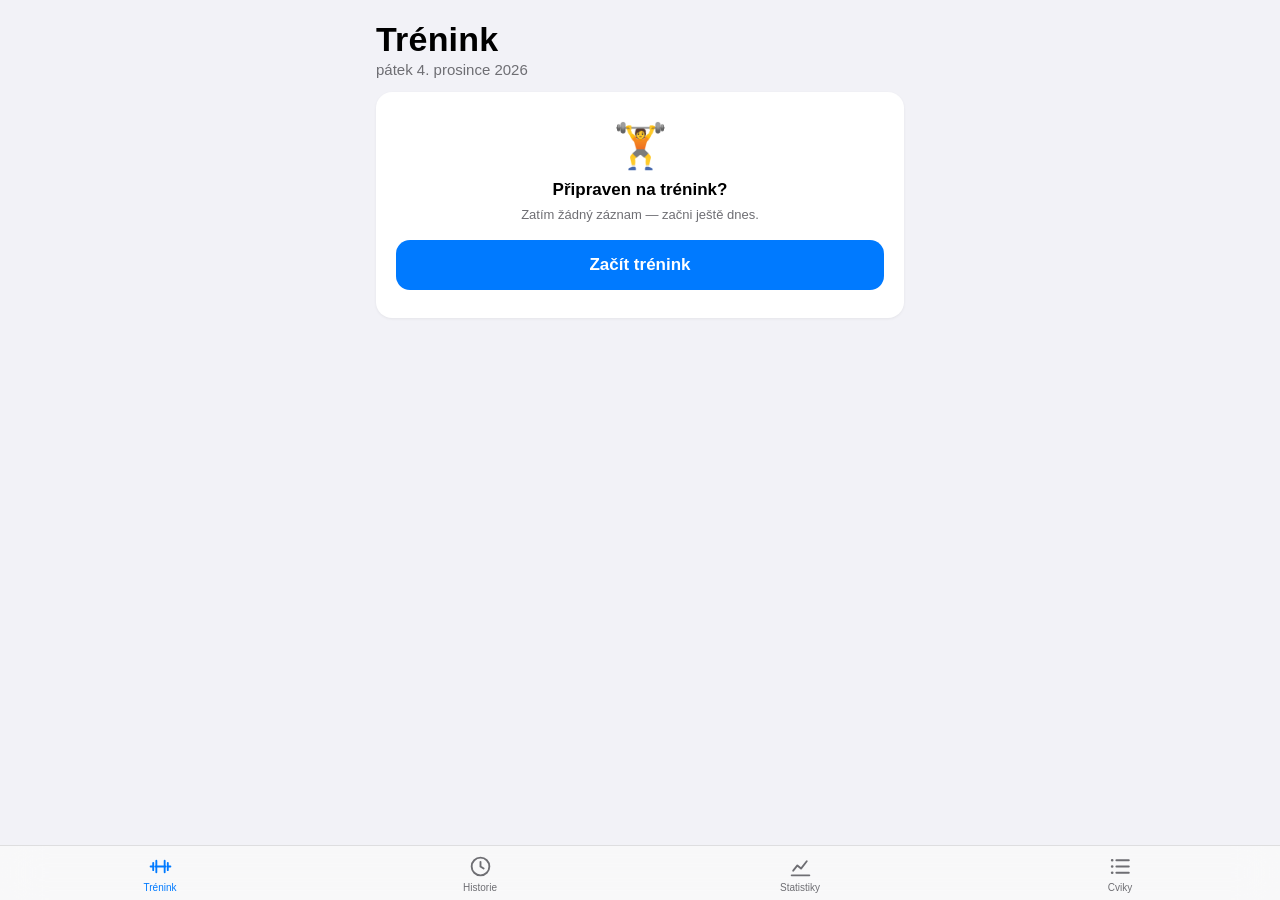
<file: index.html>
<!DOCTYPE html>
<html lang="cs">
<head>
  <meta charset="utf-8">
  <meta name="viewport" content="width=device-width, initial-scale=1, viewport-fit=cover, user-scalable=no">
  <title>Posilka</title>

  <!-- PWA -->
  <link rel="manifest" href="manifest.webmanifest">
  <meta name="theme-color" media="(prefers-color-scheme: light)" content="#F2F2F7">
  <meta name="theme-color" media="(prefers-color-scheme: dark)" content="#000000">

  <!-- iOS -->
  <meta name="apple-mobile-web-app-capable" content="yes">
  <meta name="mobile-web-app-capable" content="yes">
  <meta name="apple-mobile-web-app-status-bar-style" content="black-translucent">
  <meta name="apple-mobile-web-app-title" content="Posilka">
  <link rel="apple-touch-icon" href="icons/icon-180.png">
  <link rel="icon" href="icons/icon-192.png">

  <link rel="stylesheet" href="styles.css">
</head>
<body>
  <main id="view"></main>

  <!-- Stopky mezi sériemi -->
  <div id="timerbar" class="timerbar" hidden>
    <div class="timerbar-progress" id="timer-progress"></div>
    <div class="timerbar-inner">
      <span class="timerbar-label">Pauza</span>
      <span class="timerbar-time" id="timer-time">1:30</span>
      <button class="timerbar-btn" data-action="rest-add">+15 s</button>
      <button class="timerbar-btn" data-action="rest-stop" aria-label="Zrušit pauzu">✕</button>
    </div>
  </div>

  <!-- Spodní navigace -->
  <nav class="tabbar">
    <button class="tab active" data-tab="train">
      <svg viewBox="0 0 24 24" fill="none" stroke="currentColor" stroke-width="1.8" stroke-linecap="round">
        <path d="M7 12h10M5 8.5v7M8 6.5v11M16 6.5v11M19 8.5v7M2.5 12H5M19 12h2.5"/>
      </svg>
      <span>Trénink</span>
    </button>
    <button class="tab" data-tab="history">
      <svg viewBox="0 0 24 24" fill="none" stroke="currentColor" stroke-width="1.8" stroke-linecap="round">
        <circle cx="12" cy="12" r="8.5"/><path d="M12 7.5V12l3 2"/>
      </svg>
      <span>Historie</span>
    </button>
    <button class="tab" data-tab="stats">
      <svg viewBox="0 0 24 24" fill="none" stroke="currentColor" stroke-width="1.8" stroke-linecap="round" stroke-linejoin="round">
        <path d="M3.5 20.5h17M5 16l4-5 3.5 3 5.5-7"/>
      </svg>
      <span>Statistiky</span>
    </button>
    <button class="tab" data-tab="exercises">
      <svg viewBox="0 0 24 24" fill="none" stroke="currentColor" stroke-width="1.8" stroke-linecap="round">
        <path d="M8 6h12M8 12h12M8 18h12"/>
        <path d="M4 6h.01M4 12h.01M4 18h.01" stroke-width="2.6"/>
      </svg>
      <span>Cviky</span>
    </button>
  </nav>

  <!-- Bottom sheet -->
  <div id="sheet" class="sheet-backdrop" hidden>
    <div class="sheet" id="sheet-body" role="dialog" aria-modal="true"></div>
  </div>

  <input type="file" id="import-file" accept="application/json,.json" hidden>

  <script src="app.js"></script>
</body>
</html>
</file>
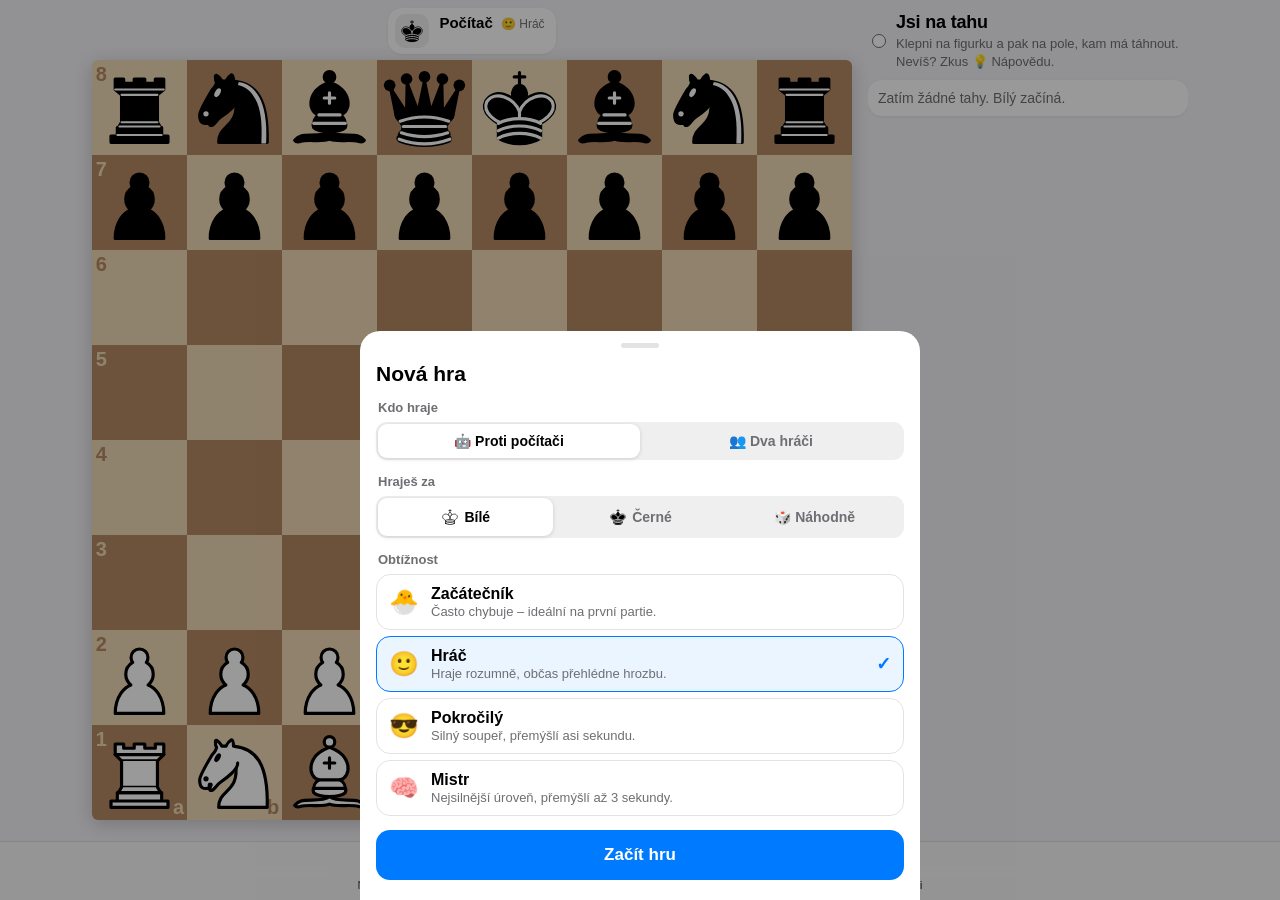
<file: sachy/index.html>
<!DOCTYPE html>
<html lang="cs">
<head>
  <meta charset="utf-8">
  <meta name="viewport" content="width=device-width, initial-scale=1, viewport-fit=cover, user-scalable=no">
  <title>Šachy</title>
  <meta name="description" content="Šachy pro jednoho i dva hráče – offline, s výkladem pravidel a nápovědou">

  <!-- PWA -->
  <link rel="manifest" href="manifest.webmanifest">
  <meta name="theme-color" media="(prefers-color-scheme: light)" content="#F2F2F7">
  <meta name="theme-color" media="(prefers-color-scheme: dark)" content="#000000">

  <!-- iOS -->
  <meta name="apple-mobile-web-app-capable" content="yes">
  <meta name="mobile-web-app-capable" content="yes">
  <meta name="apple-mobile-web-app-status-bar-style" content="black-translucent">
  <meta name="apple-mobile-web-app-title" content="Šachy">
  <meta name="format-detection" content="telephone=no">
  <link rel="apple-touch-icon" href="icons/icon-180.png">
  <link rel="icon" href="icons/icon-192.png">

  <link rel="stylesheet" href="styles.css">
</head>
<body>
  <div class="app">
    <section class="player" id="player-top"></section>

    <div class="board-wrap">
      <div class="board" id="board" aria-label="Šachovnice"></div>
      <svg class="arrows" id="arrows" viewBox="0 0 8 8" aria-hidden="true"></svg>
    </div>

    <section class="player" id="player-bottom"></section>

    <main class="info" id="info"></main>
  </div>

  <!-- Nápověda -->
  <div class="hint-panel" id="hint-panel" hidden></div>

  <!-- Spodní lišta -->
  <nav class="toolbar">
    <button class="tool" data-action="open-new-game">
      <svg viewBox="0 0 24 24" fill="none" stroke="currentColor" stroke-width="1.9" stroke-linecap="round">
        <circle cx="12" cy="12" r="8.5"/><path d="M12 8v8M8 12h8"/>
      </svg>
      <span>Nová hra</span>
    </button>
    <button class="tool" data-action="undo" id="btn-undo">
      <svg viewBox="0 0 24 24" fill="none" stroke="currentColor" stroke-width="1.9" stroke-linecap="round" stroke-linejoin="round">
        <path d="M9 14L4 9l5-5"/><path d="M4 9h10.5a5.5 5.5 0 0 1 0 11H11"/>
      </svg>
      <span>Zpět</span>
    </button>
    <button class="tool tool-hint" data-action="hint" id="btn-hint">
      <span class="hint-bubble">
        <svg viewBox="0 0 24 24" fill="none" stroke="currentColor" stroke-width="1.9" stroke-linecap="round" stroke-linejoin="round">
          <path d="M9 18h6M10 21h4"/><path d="M12 3a6 6 0 0 0-3.6 10.8c.7.6 1.1 1.3 1.1 2.2h5c0-.9.4-1.6 1.1-2.2A6 6 0 0 0 12 3z"/>
        </svg>
      </span>
      <span>Nápověda</span>
    </button>
    <button class="tool" data-action="open-rules">
      <svg viewBox="0 0 24 24" fill="none" stroke="currentColor" stroke-width="1.9" stroke-linecap="round" stroke-linejoin="round">
        <path d="M4 5.5A2.5 2.5 0 0 1 6.5 3H20v15H6.5A2.5 2.5 0 0 0 4 20.5z"/><path d="M4 20.5A2.5 2.5 0 0 0 6.5 23H20v-5"/><path d="M9 8h7M9 11.5h5"/>
      </svg>
      <span>Pravidla</span>
    </button>
    <button class="tool" data-action="open-options">
      <svg viewBox="0 0 24 24" fill="none" stroke="currentColor" stroke-width="1.9" stroke-linecap="round">
        <path d="M4 7h10M18 7h2M4 17h2M10 17h10"/><circle cx="16" cy="7" r="2"/><circle cx="8" cy="17" r="2"/>
      </svg>
      <span>Možnosti</span>
    </button>
  </nav>

  <!-- Pravidla -->
  <div class="page" id="rules" hidden role="dialog" aria-modal="true" aria-labelledby="rules-title">
    <header class="page-head">
      <h2 id="rules-title">Pravidla šachu</h2>
      <button class="page-done" data-action="close-rules">Hotovo</button>
    </header>
    <nav class="toc" id="rules-toc"></nav>
    <div class="page-body" id="rules-body"></div>
  </div>

  <!-- Bottom sheet -->
  <div id="sheet" class="sheet-backdrop" hidden>
    <div class="sheet" id="sheet-body" role="dialog" aria-modal="true"></div>
  </div>

  <script src="engine.js"></script>
  <script src="pieces.js"></script>
  <script src="rules.js"></script>
  <script src="app.js"></script>
</body>
</html>
</file>
<file: styles.css>
/* ===== Posilka — iOS vzhled ===== */

:root {
  --bg: #F2F2F7;
  --card: #FFFFFF;
  --text: #000000;
  --text2: #6E6E73;
  --sep: rgba(60, 60, 67, 0.14);
  --fill: rgba(120, 120, 128, 0.12);
  --accent: #007AFF;
  --green: #34C759;
  --red: #FF3B30;
  --orange: #FF9500;
  --tabbar-bg: rgba(249, 249, 249, 0.85);
  --shadow: 0 1px 3px rgba(0, 0, 0, 0.06);
}

@media (prefers-color-scheme: dark) {
  :root {
    --bg: #000000;
    --card: #1C1C1E;
    --text: #FFFFFF;
    --text2: #98989F;
    --sep: rgba(84, 84, 88, 0.45);
    --fill: rgba(120, 120, 128, 0.22);
    --accent: #0A84FF;
    --green: #30D158;
    --red: #FF453A;
    --orange: #FF9F0A;
    --tabbar-bg: rgba(18, 18, 20, 0.85);
    --shadow: none;
  }
}

* { box-sizing: border-box; }

html {
  -webkit-text-size-adjust: 100%;
}

body {
  margin: 0;
  font-family: -apple-system, BlinkMacSystemFont, "SF Pro Text", "Segoe UI", Roboto, sans-serif;
  background: var(--bg);
  color: var(--text);
  -webkit-tap-highlight-color: transparent;
  -webkit-user-select: none;
  user-select: none;
  overscroll-behavior-y: none;
}

input, textarea { -webkit-user-select: auto; user-select: auto; }

main {
  padding: calc(env(safe-area-inset-top) + 14px) 16px calc(env(safe-area-inset-bottom) + 150px);
  max-width: 560px;
  margin: 0 auto;
}

h1 {
  font-size: 34px;
  font-weight: 800;
  letter-spacing: 0.2px;
  margin: 6px 0 0;
}

.subtitle {
  color: var(--text2);
  font-size: 15px;
  margin: 2px 0 14px;
}

h2 {
  font-size: 20px;
  font-weight: 700;
  margin: 22px 4px 8px;
}

h3 { font-size: 17px; font-weight: 700; margin: 0; }

/* ===== Karty ===== */
.card {
  background: var(--card);
  border-radius: 16px;
  padding: 16px;
  margin: 12px 0;
  box-shadow: var(--shadow);
}

.card.tappable { cursor: pointer; transition: transform 0.12s ease, opacity 0.12s ease; }
.card.tappable:active { transform: scale(0.98); opacity: 0.85; }

/* ===== Tlačítka ===== */
button { font-family: inherit; cursor: pointer; color: inherit; }

.btn {
  display: block;
  width: 100%;
  border: none;
  border-radius: 14px;
  padding: 15px;
  font-size: 17px;
  font-weight: 600;
  background: var(--accent);
  color: #fff;
  transition: transform 0.12s ease, opacity 0.12s ease;
}

.btn:active { transform: scale(0.97); opacity: 0.85; }

.btn.secondary { background: var(--fill); color: var(--accent); }
.btn.destructive { background: var(--fill); color: var(--red); }
.btn.ghost { background: none; color: var(--accent); font-weight: 600; padding: 12px; }

.btn + .btn { margin-top: 10px; }

.icon-btn {
  background: none;
  border: none;
  padding: 8px;
  color: var(--text2);
  font-size: 17px;
  line-height: 1;
  border-radius: 10px;
}
.icon-btn:active { background: var(--fill); }

/* ===== Instalační banner (iOS) ===== */
.install-banner {
  display: flex;
  align-items: flex-start;
  gap: 12px;
  background: var(--card);
  border: 1px solid var(--sep);
  border-radius: 16px;
  padding: 14px;
  margin: 12px 0;
}
.install-banner .emoji { font-size: 26px; line-height: 1.2; }
.install-banner p { margin: 0; font-size: 14px; line-height: 1.45; }
.install-banner p b { font-weight: 650; }
.install-banner .icon-btn { margin: -4px -6px 0 0; }

/* ===== Záznam tréninku ===== */
.entry-head {
  display: flex;
  align-items: center;
  justify-content: space-between;
  gap: 8px;
  margin-bottom: 4px;
}

.hint {
  font-size: 13px;
  color: var(--text2);
  margin: 0 0 12px;
  line-height: 1.4;
}
.hint .up { color: var(--green); font-weight: 650; }

.set-row {
  display: flex;
  align-items: center;
  gap: 8px;
  padding: 7px 0;
  border-top: 0.5px solid var(--sep);
}
.set-row:first-of-type { border-top: none; }

.set-row.done .set-num { background: var(--green); color: #fff; }

.set-num {
  flex: none;
  width: 26px;
  height: 26px;
  border-radius: 50%;
  background: var(--fill);
  color: var(--text2);
  font-size: 13px;
  font-weight: 700;
  display: flex;
  align-items: center;
  justify-content: center;
}

.set-row input {
  width: 66px;
  font-size: 17px;
  font-weight: 600;
  padding: 10px 4px;
  border: none;
  border-radius: 10px;
  background: var(--fill);
  color: var(--text);
  text-align: center;
  -moz-appearance: textfield;
  appearance: textfield;
}
.set-row input::-webkit-outer-spin-button,
.set-row input::-webkit-inner-spin-button { -webkit-appearance: none; margin: 0; }
.set-row input:focus { outline: 2px solid var(--accent); }

.set-unit { font-size: 13px; color: var(--text2); flex: none; }
.set-x { color: var(--text2); font-size: 14px; }

.check {
  flex: none;
  margin-left: auto;
  width: 44px;
  height: 44px;
  border-radius: 50%;
  border: 2px solid var(--sep);
  background: transparent;
  color: transparent;
  font-size: 19px;
  font-weight: 700;
  transition: all 0.15s ease;
}
.check.done {
  background: var(--green);
  border-color: var(--green);
  color: #fff;
}
.check:active { transform: scale(0.9); }

.row-actions { display: flex; gap: 8px; margin-top: 10px; }
.small-btn {
  flex: 1;
  border: none;
  border-radius: 10px;
  background: var(--fill);
  color: var(--accent);
  font-size: 14px;
  font-weight: 600;
  padding: 9px;
}
.small-btn.muted { color: var(--text2); }

/* ===== Stopky ===== */
.timerbar {
  position: fixed;
  left: 14px;
  right: 14px;
  bottom: calc(env(safe-area-inset-bottom) + 72px);
  background: var(--accent);
  border-radius: 16px;
  overflow: hidden;
  color: #fff;
  z-index: 40;
  box-shadow: 0 6px 20px rgba(0, 0, 0, 0.25);
  max-width: 560px;
  margin: 0 auto;
}

.timerbar-progress {
  position: absolute;
  inset: 0;
  background: rgba(255, 255, 255, 0.22);
  transform-origin: left;
  transition: transform 0.25s linear;
}

.timerbar-inner {
  position: relative;
  display: flex;
  align-items: center;
  gap: 10px;
  padding: 10px 14px;
}

.timerbar-label { font-size: 13px; font-weight: 600; opacity: 0.85; }
.timerbar-time {
  font-size: 24px;
  font-weight: 800;
  font-variant-numeric: tabular-nums;
  flex: 1;
}
.timerbar-btn {
  border: none;
  background: rgba(255, 255, 255, 0.25);
  color: #fff;
  font-size: 14px;
  font-weight: 700;
  border-radius: 10px;
  padding: 9px 12px;
  min-width: 44px;
}

/* ===== Spodní navigace ===== */
.tabbar {
  position: fixed;
  bottom: 0;
  left: 0;
  right: 0;
  display: flex;
  backdrop-filter: blur(20px) saturate(1.6);
  -webkit-backdrop-filter: blur(20px) saturate(1.6);
  background: var(--tabbar-bg);
  border-top: 0.5px solid var(--sep);
  padding-bottom: env(safe-area-inset-bottom);
  z-index: 30;
}

.tab {
  flex: 1;
  background: none;
  border: none;
  padding: 8px 0 7px;
  color: var(--text2);
  font-size: 10px;
  font-weight: 500;
  display: flex;
  flex-direction: column;
  align-items: center;
  gap: 3px;
}
.tab svg { width: 25px; height: 25px; }
.tab.active { color: var(--accent); }

/* ===== Bottom sheet ===== */
.sheet-backdrop {
  position: fixed;
  inset: 0;
  background: rgba(0, 0, 0, 0.4);
  z-index: 50;
  opacity: 0;
  transition: opacity 0.25s ease;
}
.sheet-backdrop.open { opacity: 1; }

.sheet {
  position: absolute;
  left: 0;
  right: 0;
  bottom: 0;
  max-width: 560px;
  margin: 0 auto;
  background: var(--card);
  border-radius: 20px 20px 0 0;
  padding: 10px 16px calc(env(safe-area-inset-bottom) + 20px);
  max-height: 82vh;
  overflow-y: auto;
  transform: translateY(100%);
  transition: transform 0.3s cubic-bezier(0.32, 0.72, 0.35, 1);
}
.sheet-backdrop.open .sheet { transform: none; }

.sheet::before {
  content: "";
  display: block;
  width: 38px;
  height: 5px;
  border-radius: 3px;
  background: var(--sep);
  margin: 2px auto 14px;
}

.sheet h3 { font-size: 20px; margin-bottom: 12px; }

.sheet-list-item {
  display: flex;
  align-items: center;
  gap: 10px;
  width: 100%;
  text-align: left;
  background: none;
  border: none;
  border-top: 0.5px solid var(--sep);
  padding: 13px 4px;
  font-size: 17px;
}
.sheet-list-item:first-of-type { border-top: none; }
.sheet-list-item:active { background: var(--fill); }
.sheet-list-item .name { flex: 1; font-weight: 600; }
.sheet-list-item .badge { font-size: 13px; color: var(--text2); }
.sheet-list-item .sugg {
  font-size: 14px;
  font-weight: 650;
  color: var(--accent);
  background: var(--fill);
  border-radius: 8px;
  padding: 4px 8px;
}
.sheet-list-item .sugg.up { color: var(--green); }

/* ===== Formuláře ===== */
.form-row { margin: 12px 0; }
.form-row label {
  display: block;
  font-size: 13px;
  font-weight: 600;
  color: var(--text2);
  margin-bottom: 6px;
}
.form-row input[type="text"],
.form-row input[type="number"] {
  width: 100%;
  font-size: 17px;
  padding: 12px;
  border: none;
  border-radius: 12px;
  background: var(--fill);
  color: var(--text);
}
.form-row input:focus { outline: 2px solid var(--accent); }

.segmented {
  display: flex;
  background: var(--fill);
  border-radius: 10px;
  padding: 2px;
}
.segmented button {
  flex: 1;
  border: none;
  background: none;
  border-radius: 8px;
  padding: 9px;
  font-size: 14px;
  font-weight: 600;
  color: var(--text2);
}
.segmented button.active {
  background: var(--card);
  color: var(--text);
  box-shadow: 0 1px 4px rgba(0, 0, 0, 0.12);
}

.form-cols { display: flex; gap: 10px; }
.form-cols .form-row { flex: 1; }

/* ===== Historie ===== */
.history-date { font-size: 15px; font-weight: 700; }
.history-meta { font-size: 13px; color: var(--text2); margin-top: 2px; }
.history-lines { margin: 10px 0 0; padding: 0; list-style: none; }
.history-lines li {
  display: flex;
  justify-content: space-between;
  gap: 10px;
  font-size: 14px;
  padding: 6px 0;
  border-top: 0.5px solid var(--sep);
}
.history-lines .w { font-weight: 650; font-variant-numeric: tabular-nums; white-space: nowrap; }

.empty {
  text-align: center;
  color: var(--text2);
  padding: 44px 20px;
  font-size: 15px;
  line-height: 1.5;
}
.empty .big { font-size: 42px; display: block; margin-bottom: 10px; }

/* ===== Statistiky ===== */
.chips {
  display: flex;
  gap: 8px;
  overflow-x: auto;
  padding: 4px 2px 10px;
  -webkit-overflow-scrolling: touch;
  scrollbar-width: none;
}
.chips::-webkit-scrollbar { display: none; }
.chip {
  flex: none;
  border: none;
  border-radius: 100px;
  padding: 9px 15px;
  font-size: 14px;
  font-weight: 600;
  background: var(--card);
  color: var(--text);
  box-shadow: var(--shadow);
}
.chip.active { background: var(--accent); color: #fff; }

.stat-tiles { display: flex; gap: 10px; margin: 12px 0; }
.stat-tile {
  flex: 1;
  background: var(--card);
  border-radius: 16px;
  padding: 13px 8px;
  text-align: center;
  box-shadow: var(--shadow);
}
.stat-tile .v { font-size: 19px; font-weight: 800; font-variant-numeric: tabular-nums; }
.stat-tile .l { font-size: 11px; color: var(--text2); margin-top: 2px; font-weight: 500; }

.chart-wrap { margin: 4px -4px 0; }
.chart-wrap svg { width: 100%; height: auto; display: block; }
.chart-caption {
  text-align: center;
  font-size: 13px;
  color: var(--text2);
  margin-top: 6px;
  min-height: 18px;
  font-variant-numeric: tabular-nums;
}

/* ===== Cviky ===== */
.ex-row {
  display: flex;
  align-items: center;
  gap: 12px;
  width: 100%;
  text-align: left;
  background: var(--card);
  border: none;
  border-radius: 16px;
  padding: 14px 16px;
  margin: 8px 0;
  font-size: 17px;
  box-shadow: var(--shadow);
}
.ex-row:active { opacity: 0.8; }
.ex-row .name { flex: 1; font-weight: 600; }
.ex-row .meta { font-size: 13px; color: var(--text2); text-align: right; line-height: 1.4; }
.ex-row .chevron { color: var(--sep); font-size: 20px; font-weight: 600; }

.badge-group {
  display: inline-block;
  font-size: 11px;
  font-weight: 700;
  border-radius: 6px;
  padding: 2px 6px;
  background: var(--fill);
  color: var(--text2);
  vertical-align: 2px;
  margin-left: 6px;
}

.settings-row {
  display: flex;
  align-items: center;
  justify-content: space-between;
  gap: 12px;
  padding: 12px 0;
  border-top: 0.5px solid var(--sep);
  font-size: 16px;
}
.settings-row:first-child { border-top: none; }
.settings-row input {
  width: 76px;
  font-size: 16px;
  font-weight: 600;
  padding: 8px;
  border: none;
  border-radius: 10px;
  background: var(--fill);
  color: var(--text);
  text-align: center;
}
.settings-row .desc { font-size: 12px; color: var(--text2); display: block; margin-top: 2px; }
</file>
<file: sachy/styles.css>
/* ===== Šachy — iOS vzhled ===== */

:root {
  --bg: #F2F2F7;
  --card: #FFFFFF;
  --text: #000000;
  --text2: #6E6E73;
  --sep: rgba(60, 60, 67, 0.14);
  --fill: rgba(120, 120, 128, 0.12);
  --accent: #007AFF;
  --green: #34C759;
  --red: #FF3B30;
  --orange: #FF9500;
  --yellow: #FFCC00;
  --bar-bg: rgba(249, 249, 249, 0.86);
  --shadow: 0 1px 3px rgba(0, 0, 0, 0.06);

  /* šachovnice */
  --sq-light: #F0D9B5;
  --sq-dark: #B58863;
  --hl-last: rgba(255, 210, 0, 0.42);
  --hl-sel: rgba(20, 110, 50, 0.48);
  --dot: rgba(20, 90, 40, 0.42);
  --hint: #0A7BFF;

  --toolbar-h: 58px;
  --gap: 6px;
  /* šachovnice se vejde na šířku i výšku displeje */
  --board-size: min(calc(100vw - 12px), calc(100vh - 300px), 640px);
}

@supports (height: 100dvh) {
  :root {
    --board-size: min(calc(100vw - 12px),
      calc(100dvh - 300px - env(safe-area-inset-top) - env(safe-area-inset-bottom)), 640px);
  }
}

@media (prefers-color-scheme: dark) {
  :root {
    --bg: #000000;
    --card: #1C1C1E;
    --text: #FFFFFF;
    --text2: #98989F;
    --sep: rgba(84, 84, 88, 0.5);
    --fill: rgba(120, 120, 128, 0.24);
    --accent: #0A84FF;
    --green: #30D158;
    --red: #FF453A;
    --orange: #FF9F0A;
    --yellow: #FFD60A;
    --bar-bg: rgba(22, 22, 24, 0.86);
    --shadow: none;
  }
}

[data-board="green"] { --sq-light: #EEEED2; --sq-dark: #769656; }
[data-board="blue"] { --sq-light: #DEE3E6; --sq-dark: #8CA2AD; }
[data-board="gray"] { --sq-light: #E8E8E8; --sq-dark: #A3A3A3; }

* { box-sizing: border-box; }

html {
  -webkit-text-size-adjust: 100%;
  height: 100%;
}

body {
  margin: 0;
  height: 100%;
  font-family: -apple-system, BlinkMacSystemFont, "SF Pro Text", "Segoe UI", Roboto, sans-serif;
  background: var(--bg);
  color: var(--text);
  -webkit-tap-highlight-color: transparent;
  -webkit-user-select: none;
  user-select: none;
  -webkit-touch-callout: none;
  overscroll-behavior: none;
  overflow: hidden;
}

button { font-family: inherit; cursor: pointer; color: inherit; }
button:disabled { cursor: default; }

/* ===== Rozvržení ===== */
.app {
  height: 100%;
  display: flex;
  flex-direction: column;
  gap: var(--gap);
  padding: calc(env(safe-area-inset-top) + 8px) 6px calc(env(safe-area-inset-bottom) + var(--toolbar-h) + 6px);
  max-width: 660px;
  margin: 0 auto;
}

/* ===== Hráči ===== */
.player {
  flex: none;
  display: flex;
  align-items: center;
  gap: 10px;
  height: 46px;
  padding: 0 10px 0 6px;
  border-radius: 14px;
  background: var(--card);
  box-shadow: var(--shadow);
  width: var(--board-size);
  margin: 0 auto;
  border: 1.5px solid transparent;
  transition: border-color 0.2s ease;
}
.player.active { border-color: var(--accent); }

.avatar {
  flex: none;
  width: 34px;
  height: 34px;
  border-radius: 10px;
  display: flex;
  align-items: center;
  justify-content: center;
  background: var(--fill);
}
.avatar .mini-pc { width: 28px; height: 28px; }

.pinfo { flex: 1; min-width: 0; }
.pname { font-size: 15px; font-weight: 700; white-space: nowrap; overflow: hidden; text-overflow: ellipsis; }
.psub { font-size: 12px; font-weight: 500; color: var(--text2); margin-left: 4px; }

.captured {
  display: flex;
  align-items: center;
  height: 16px;
  margin-top: 1px;
  overflow: hidden;
}
.captured .mini-pc { width: 16px; height: 16px; margin-right: -5px; }
.captured .adv { font-size: 12px; font-weight: 700; color: var(--text2); margin-left: 9px; }

.turn-pill {
  flex: none;
  font-size: 12px;
  font-weight: 700;
  color: #fff;
  background: var(--accent);
  border-radius: 100px;
  padding: 4px 9px;
}

.thinking { display: flex; gap: 4px; padding: 0 4px; }
.thinking i {
  width: 7px;
  height: 7px;
  border-radius: 50%;
  background: var(--accent);
  animation: blink 1.1s infinite ease-in-out;
}
.thinking i:nth-child(2) { animation-delay: 0.18s; }
.thinking i:nth-child(3) { animation-delay: 0.36s; }
@keyframes blink { 0%, 80%, 100% { opacity: 0.25; transform: scale(0.8); } 40% { opacity: 1; transform: scale(1); } }

.mini-pc {
  display: inline-block;
  width: 22px;
  height: 22px;
  background-size: 100% 100%;
  background-repeat: no-repeat;
  vertical-align: middle;
  flex: none;
}
/* černé figurky na tmavém pozadí dostanou světlý obrys */
@media (prefers-color-scheme: dark) {
  .captured .mini-pc[class*=" b"],
  .segmented .mini-pc[class*=" b"],
  .hint-head .mini-pc[class*=" b"] { filter: drop-shadow(0 0 0.8px rgba(255, 255, 255, 0.95)); }
}

/* ===== Šachovnice ===== */
.board-wrap {
  position: relative;
  flex: none;
  width: var(--board-size);
  height: var(--board-size);
  margin: 0 auto;
  border-radius: 6px;
  overflow: hidden;
  box-shadow: 0 4px 18px rgba(0, 0, 0, 0.18);
}

.board {
  display: grid;
  grid-template-columns: repeat(8, 1fr);
  grid-template-rows: repeat(8, 1fr);
  width: 100%;
  height: 100%;
  touch-action: none;
}

.sq {
  position: relative;
  background: var(--sq-dark);
}
.sq.light { background: var(--sq-light); }

.sq.last::before,
.sq.sel::before,
.sq.drag-over::before {
  content: "";
  position: absolute;
  inset: 0;
}
.sq.last::before { background: var(--hl-last); }
.sq.sel::before { background: var(--hl-sel); }
.sq.drag-over::before { box-shadow: inset 0 0 0 3px rgba(255, 255, 255, 0.85); }

.sq.check {
  background-image: radial-gradient(circle, rgba(255, 0, 0, 0.95) 0%, rgba(231, 0, 0, 0.6) 30%, rgba(169, 0, 0, 0) 72%);
}

.sq.target::after {
  content: "";
  position: absolute;
  left: 50%;
  top: 50%;
  width: 30%;
  height: 30%;
  margin: -15% 0 0 -15%;
  border-radius: 50%;
  background: var(--dot);
  pointer-events: none;
  z-index: 3;
}
.sq.target.cap::after {
  width: 100%;
  height: 100%;
  margin: 0;
  left: 0;
  top: 0;
  background: radial-gradient(circle closest-side, transparent 74%, var(--dot) 76%, var(--dot) 95%, transparent 97%);
}

.sq.hint-from { box-shadow: inset 0 0 0 3px var(--hint); }
.sq.hint-from .pc { animation: hint-bounce 1s ease-in-out infinite; }
@keyframes hint-bounce { 0%, 100% { transform: translateY(0); } 50% { transform: translateY(-7%); } }

.pc {
  position: absolute;
  inset: 0;
  background-size: 100% 100%;
  background-repeat: no-repeat;
  z-index: 2;
  will-change: transform;
  pointer-events: none;
}
.pc.lifted { opacity: 0.3; }
.pc.ghost {
  position: fixed;
  left: 0;
  top: 0;
  inset: auto;
  z-index: 100;
  transform-origin: 50% 50%;
  filter: drop-shadow(0 6px 8px rgba(0, 0, 0, 0.35));
}

.cf, .cr {
  position: absolute;
  font-size: max(9px, calc(var(--board-size) / 38));
  font-weight: 700;
  line-height: 1;
  pointer-events: none;
  z-index: 1;
}
.cf { right: 3%; bottom: 3%; }
.cr { left: 4%; top: 4%; }
.sq.light .cf, .sq.light .cr { color: var(--sq-dark); }
.sq.dark .cf, .sq.dark .cr { color: var(--sq-light); }

.arrows {
  position: absolute;
  inset: 0;
  width: 100%;
  height: 100%;
  pointer-events: none;
  z-index: 4;
}
.hint-arrow {
  fill: var(--hint);
  opacity: 0.8;
  animation: arrow-in 0.35s ease-out;
}
@keyframes arrow-in { from { opacity: 0; } to { opacity: 0.8; } }

/* ===== Informační panel ===== */
.info {
  flex: 1;
  min-height: 0;
  overflow-y: auto;
  -webkit-overflow-scrolling: touch;
  width: var(--board-size);
  margin: 0 auto;
  padding: 2px 0 8px;
  display: flex;
  flex-direction: column;
  gap: 8px;
}

.status {
  display: flex;
  align-items: center;
  gap: 10px;
  padding: 2px 4px;
}
.turn-dot {
  flex: none;
  width: 14px;
  height: 14px;
  border-radius: 50%;
  border: 1.5px solid var(--text2);
}
.turn-dot.w { background: #fff; }
.turn-dot.b { background: #111; }
.turn-dot.none { display: none; }
.status-text { flex: 1; min-width: 0; }
.st-main { font-size: 18px; font-weight: 750; letter-spacing: -0.2px; }
.st-sub { font-size: 13px; color: var(--text2); margin-top: 2px; line-height: 1.35; }
.status.in-check .st-main { color: var(--red); }
.status.over .st-main { font-size: 20px; }

.hint-panel {
  position: fixed;
  left: 0;
  right: 0;
  bottom: calc(env(safe-area-inset-bottom) + var(--toolbar-h) + 8px);
  width: min(var(--board-size), calc(100vw - 16px));
  margin: 0 auto;
  z-index: 25;
}
.hint-card {
  background: var(--card);
  border-radius: 18px;
  padding: 12px 14px;
  box-shadow: 0 10px 34px rgba(0, 0, 0, 0.22), inset 0 0 0 2px rgba(10, 123, 255, 0.6);
  max-height: 46vh;
  overflow-y: auto;
  animation: card-in 0.28s cubic-bezier(0.3, 0.7, 0.4, 1);
}
@keyframes card-in { from { opacity: 0; transform: translateY(14px); } to { opacity: 1; transform: none; } }
.hint-card.loading {
  display: flex;
  align-items: center;
  gap: 10px;
  font-size: 15px;
  color: var(--text2);
}
.hint-head { display: flex; align-items: center; gap: 6px; }
.hint-head .mini-pc { width: 26px; height: 26px; }
.hint-icon { font-size: 18px; }
.hint-title { font-size: 16px; font-weight: 700; line-height: 1.3; }
.hint-reasons {
  margin: 6px 0 0;
  padding-left: 20px;
  font-size: 14px;
  line-height: 1.45;
}
.hint-reasons li + li { margin-top: 2px; }
.hint-actions { display: flex; gap: 8px; margin-top: 10px; }

.spinner {
  width: 18px;
  height: 18px;
  border-radius: 50%;
  border: 2.5px solid var(--fill);
  border-top-color: var(--hint);
  animation: spin 0.8s linear infinite;
  flex: none;
}
@keyframes spin { to { transform: rotate(360deg); } }

.moves-wrap {
  background: var(--card);
  border-radius: 14px;
  box-shadow: var(--shadow);
  padding: 8px 10px;
}
.opening {
  font-size: 12px;
  font-weight: 600;
  color: var(--text2);
  margin-bottom: 4px;
}
.moves {
  display: flex;
  gap: 10px;
  overflow-x: auto;
  scrollbar-width: none;
  white-space: nowrap;
  font-size: 15px;
  font-variant-numeric: tabular-nums;
  padding: 2px 0;
}
.moves::-webkit-scrollbar { display: none; }
.mv { display: inline-flex; gap: 5px; align-items: baseline; }
.mvn { color: var(--text2); font-size: 13px; }
.mvs { font-weight: 600; }
.mvs.cur { background: var(--accent); color: #fff; border-radius: 6px; padding: 0 5px; }
.moves-empty { font-size: 14px; color: var(--text2); }

.small-btn {
  flex: none;
  border: none;
  border-radius: 10px;
  background: var(--fill);
  color: var(--accent);
  font-size: 15px;
  font-weight: 650;
  padding: 9px 14px;
  transition: transform 0.12s ease, opacity 0.12s ease;
}
.small-btn:active { transform: scale(0.96); opacity: 0.8; }
.small-btn.primary { background: var(--accent); color: #fff; }
.hint-actions .small-btn { flex: 1; }

.install-banner {
  display: flex;
  align-items: flex-start;
  gap: 10px;
  background: var(--card);
  border: 1px solid var(--sep);
  border-radius: 14px;
  padding: 12px;
  margin-top: 14px;
}
.sheet h3 + .install-banner { margin: 0 0 6px; }
.install-banner .emoji { font-size: 22px; line-height: 1.2; }
.install-banner p { margin: 0; font-size: 13px; line-height: 1.45; flex: 1; }


/* ===== Spodní lišta ===== */
.toolbar {
  position: fixed;
  left: 0;
  right: 0;
  bottom: 0;
  display: flex;
  justify-content: center;
  backdrop-filter: blur(20px) saturate(1.6);
  -webkit-backdrop-filter: blur(20px) saturate(1.6);
  background: var(--bar-bg);
  border-top: 0.5px solid var(--sep);
  padding-bottom: env(safe-area-inset-bottom);
  z-index: 30;
}

.tool {
  flex: 1;
  max-width: 130px;
  height: var(--toolbar-h);
  background: none;
  border: none;
  color: var(--text2);
  font-size: 10.5px;
  font-weight: 600;
  display: flex;
  flex-direction: column;
  align-items: center;
  justify-content: center;
  gap: 3px;
  transition: opacity 0.15s ease, transform 0.12s ease;
}
.tool svg { width: 25px; height: 25px; }
.tool:active:not(:disabled) { transform: scale(0.92); }
.tool:disabled { opacity: 0.35; }

.tool-hint { color: var(--accent); }
.hint-bubble {
  width: 46px;
  height: 32px;
  border-radius: 16px;
  background: var(--accent);
  color: #fff;
  display: flex;
  align-items: center;
  justify-content: center;
  box-shadow: 0 3px 10px rgba(0, 122, 255, 0.35);
}
.hint-bubble svg { width: 22px; height: 22px; }
.tool-hint.busy .hint-bubble svg { animation: pulse 0.9s ease-in-out infinite; }
@keyframes pulse { 50% { opacity: 0.4; } }

/* ===== Bottom sheet ===== */
.sheet-backdrop {
  position: fixed;
  inset: 0;
  background: rgba(0, 0, 0, 0.4);
  z-index: 50;
  opacity: 0;
  transition: opacity 0.25s ease;
}
.sheet-backdrop.open { opacity: 1; }

.sheet {
  position: absolute;
  left: 0;
  right: 0;
  bottom: 0;
  max-width: 560px;
  margin: 0 auto;
  background: var(--card);
  border-radius: 20px 20px 0 0;
  padding: 10px 16px calc(env(safe-area-inset-bottom) + 20px);
  max-height: 88vh;
  overflow-y: auto;
  transform: translateY(100%);
  transition: transform 0.3s cubic-bezier(0.32, 0.72, 0.35, 1);
}
.sheet-backdrop.open .sheet { transform: none; }
.sheet::before {
  content: "";
  display: block;
  width: 38px;
  height: 5px;
  border-radius: 3px;
  background: var(--sep);
  margin: 2px auto 14px;
}
.sheet h3 { font-size: 21px; font-weight: 750; margin: 0 0 12px; }
.sheet-desc { font-size: 14px; color: var(--text2); line-height: 1.45; margin: -4px 0 14px; }

.btn {
  display: block;
  width: 100%;
  border: none;
  border-radius: 14px;
  padding: 15px;
  font-size: 17px;
  font-weight: 650;
  background: var(--accent);
  color: #fff;
  transition: transform 0.12s ease, opacity 0.12s ease;
  margin-top: 14px;
}
.btn:active { transform: scale(0.97); opacity: 0.85; }
.btn.secondary { background: var(--fill); color: var(--accent); margin-top: 10px; }
.btn.destructive { background: var(--fill); color: var(--red); }
.btn.ghost { background: none; color: var(--accent); margin-top: 4px; }

.form-row { margin: 14px 0; }
.form-row > label {
  display: block;
  font-size: 13px;
  font-weight: 650;
  color: var(--text2);
  margin: 0 0 7px 2px;
}

.segmented {
  display: flex;
  background: var(--fill);
  border-radius: 11px;
  padding: 2px;
}
.segmented button {
  flex: 1;
  display: flex;
  align-items: center;
  justify-content: center;
  gap: 4px;
  border: none;
  background: none;
  border-radius: 9px;
  padding: 9px 4px;
  font-size: 14px;
  font-weight: 650;
  color: var(--text2);
}
.segmented button .mini-pc { width: 20px; height: 20px; }
.segmented button.active {
  background: var(--card);
  color: var(--text);
  box-shadow: 0 1px 4px rgba(0, 0, 0, 0.14);
}

.levels { display: flex; flex-direction: column; gap: 6px; }
.level-row {
  display: flex;
  align-items: center;
  gap: 12px;
  text-align: left;
  border: 1.5px solid var(--sep);
  background: none;
  border-radius: 14px;
  padding: 10px 12px;
}
.level-row.active { border-color: var(--accent); background: rgba(0, 122, 255, 0.08); }
.lv-icon { font-size: 24px; }
.lv-text { flex: 1; display: flex; flex-direction: column; }
.lv-text b { font-size: 16px; }
.lv-text small { font-size: 13px; color: var(--text2); margin-top: 1px; }
.lv-check { color: var(--accent); font-weight: 800; font-size: 18px; opacity: 0; }
.level-row.active .lv-check { opacity: 1; }

.promo-grid { display: grid; grid-template-columns: repeat(4, 1fr); gap: 8px; }
.promo-btn {
  border: none;
  background: var(--sq-light);
  color: #000;
  border-radius: 16px;
  padding: 10px 4px 8px;
  display: flex;
  flex-direction: column;
  align-items: center;
  gap: 4px;
  font-size: 13px;
  font-weight: 650;
}
.promo-btn:active { transform: scale(0.95); }
.pc-big { position: relative; inset: auto; display: block; width: 62px; height: 62px; }

.result { text-align: center; padding: 4px 0 2px; }
.result-emoji { font-size: 56px; line-height: 1.1; }
.result h3 { font-size: 24px; margin: 8px 0 6px; }
.result p { font-size: 15px; color: var(--text2); line-height: 1.45; margin: 0 8px; }

.sheet-list-item {
  display: flex;
  align-items: center;
  gap: 12px;
  width: 100%;
  text-align: left;
  background: var(--fill);
  border: none;
  border-radius: 12px;
  padding: 13px 12px;
  font-size: 16px;
  font-weight: 600;
}
.sheet-list-item:active { opacity: 0.7; }
.li-icon { font-size: 18px; }

.settings-group {
  margin-top: 12px;
  border-radius: 12px;
  background: var(--fill);
  padding: 0 12px;
}
.settings-row {
  display: flex;
  align-items: center;
  justify-content: space-between;
  gap: 12px;
  padding: 11px 0;
  border-top: 0.5px solid var(--sep);
  font-size: 16px;
  font-weight: 500;
}
.settings-row:first-child { border-top: none; }
.settings-row .desc { display: block; font-size: 12px; color: var(--text2); margin-top: 2px; font-weight: 400; }

.switch { position: relative; flex: none; width: 51px; height: 31px; }
.switch input { position: absolute; opacity: 0; width: 100%; height: 100%; margin: 0; cursor: pointer; z-index: 1; }
.switch span {
  position: absolute;
  inset: 0;
  border-radius: 31px;
  background: rgba(120, 120, 128, 0.32);
  transition: background 0.2s ease;
}
.switch span::after {
  content: "";
  position: absolute;
  left: 2px;
  top: 2px;
  width: 27px;
  height: 27px;
  border-radius: 50%;
  background: #fff;
  box-shadow: 0 2px 6px rgba(0, 0, 0, 0.25);
  transition: transform 0.2s ease;
}
.switch input:checked + span { background: var(--green); }
.switch input:checked + span::after { transform: translateX(20px); }

.themes { display: grid; grid-template-columns: repeat(4, 1fr); gap: 8px; }
.theme-chip {
  border: 1.5px solid var(--sep);
  background: none;
  border-radius: 12px;
  padding: 8px 4px;
  font-size: 12px;
  font-weight: 650;
  display: flex;
  flex-direction: column;
  align-items: center;
  gap: 6px;
}
.theme-chip.active { border-color: var(--accent); color: var(--accent); }
.theme-swatch {
  display: grid;
  grid-template-columns: 1fr 1fr;
  width: 30px;
  height: 30px;
  border-radius: 6px;
  overflow: hidden;
}
.theme-swatch i:nth-child(1), .theme-swatch i:nth-child(4) { background: var(--sq-light); }
.theme-swatch i:nth-child(2), .theme-swatch i:nth-child(3) { background: var(--sq-dark); }

.about { text-align: center; font-size: 12px; color: var(--text2); margin: 16px 0 0; }

/* ===== Pravidla ===== */
.page {
  position: fixed;
  inset: 0;
  z-index: 60;
  background: var(--bg);
  display: flex;
  flex-direction: column;
  transform: translateY(100%);
  transition: transform 0.32s cubic-bezier(0.32, 0.72, 0.35, 1);
}
.page.open { transform: none; }

.page-head {
  flex: none;
  display: flex;
  align-items: center;
  justify-content: space-between;
  padding: calc(env(safe-area-inset-top) + 10px) 16px 6px;
}
.page-head h2 { font-size: 28px; font-weight: 800; margin: 0; letter-spacing: 0.2px; }
.page-done {
  border: none;
  background: var(--fill);
  color: var(--accent);
  font-size: 16px;
  font-weight: 650;
  border-radius: 100px;
  padding: 8px 16px;
}

.toc {
  flex: none;
  display: flex;
  gap: 8px;
  overflow-x: auto;
  padding: 6px 16px 10px;
  scrollbar-width: none;
}
.toc::-webkit-scrollbar { display: none; }
.chip {
  flex: none;
  border: none;
  border-radius: 100px;
  padding: 8px 13px;
  font-size: 14px;
  font-weight: 600;
  background: var(--card);
  color: var(--text);
  box-shadow: var(--shadow);
}
.chip:active { background: var(--accent); color: #fff; }

.page-body {
  position: relative;
  flex: 1;
  overflow-y: auto;
  -webkit-overflow-scrolling: touch;
  padding: 0 16px calc(env(safe-area-inset-bottom) + 30px);
  -webkit-user-select: text;
  user-select: text;
}

.rule {
  background: var(--card);
  border-radius: 18px;
  padding: 4px 16px 14px;
  margin: 0 auto 12px;
  max-width: 640px;
  box-shadow: var(--shadow);
  font-size: 15.5px;
  line-height: 1.55;
}
.rule h2 { font-size: 21px; font-weight: 750; margin: 14px 0 6px; }
.rule h3 { font-size: 17px; font-weight: 700; margin: 18px 0 2px; display: flex; align-items: center; gap: 8px; }
.rule p { margin: 8px 0; }
.rule ul, .rule ol { margin: 8px 0; padding-left: 22px; }
.rule li + li { margin-top: 4px; }
.tag {
  font-size: 12px;
  font-weight: 800;
  background: var(--fill);
  color: var(--text2);
  border-radius: 6px;
  padding: 1px 7px;
}
.callout {
  background: rgba(0, 122, 255, 0.09);
  border-radius: 12px;
  padding: 10px 12px;
}
.rule code {
  font-family: ui-monospace, "SF Mono", Menlo, monospace;
  font-size: 14px;
  background: var(--fill);
  border-radius: 5px;
  padding: 1px 5px;
}

.diagrams { display: flex; justify-content: center; margin: 12px 0; }
.diagrams.two { gap: 10px; }
.diagrams.two .diagram { width: 50%; max-width: 230px; }
.diagram { margin: 0; width: 72%; max-width: 280px; }
.diagram svg { display: block; width: 100%; height: auto; border-radius: 6px; box-shadow: 0 2px 10px rgba(0, 0, 0, 0.15); }
.diagram figcaption { text-align: center; font-size: 12.5px; color: var(--text2); margin-top: 6px; line-height: 1.3; }
.dl { fill: #F0D9B5; }
.dd { fill: #B58863; }
.dcheck { fill: rgba(255, 30, 30, 0.6); }
.ddot { fill: rgba(20, 90, 40, 0.5); }
.dring { fill: none; stroke: rgba(20, 90, 40, 0.55); stroke-width: 0.08; }
.dcross { stroke: rgba(210, 20, 20, 0.85); stroke-width: 0.09; stroke-linecap: round; fill: none; }
.darrow { fill: rgba(10, 123, 255, 0.78); }
.dcoord { font-size: 0.24px; font-weight: 700; font-family: -apple-system, sans-serif; }
.dcoord.on-l { fill: #B58863; }
.dcoord.on-d { fill: #F0D9B5; }

.values, .notation { border-collapse: collapse; margin: 10px 0; width: 100%; }
.values td, .notation td { padding: 6px 8px; border-top: 0.5px solid var(--sep); }
.values tr:first-child td, .notation tr:first-child td { border-top: none; }
.values td:first-child { width: 40px; }
.values td:last-child { text-align: right; font-weight: 800; font-size: 17px; }
.values .mini-pc { width: 30px; height: 30px; }
.notation td:first-child { width: 90px; }
.tips li { padding-left: 2px; }

/* ===== Větší displeje (iPad, na šířku) ===== */
@media (min-aspect-ratio: 4/3) and (min-width: 700px) {
  :root { --board-size: min(calc(100vh - 140px), calc(100vw - 380px), 760px); }
  @supports (height: 100dvh) {
    :root { --board-size: min(calc(100dvh - 140px - env(safe-area-inset-top) - env(safe-area-inset-bottom)), calc(100vw - 380px), 760px); }
  }
  .app {
    max-width: none;
    display: grid;
    grid-template-columns: var(--board-size) 320px;
    grid-template-rows: auto var(--board-size) auto 1fr;
    justify-content: center;
    column-gap: 16px;
  }
  .player, .info { width: auto; }
  #player-top { grid-column: 1; grid-row: 1; }
  .board-wrap { grid-column: 1; grid-row: 2; }
  #player-bottom { grid-column: 1; grid-row: 3; }
  .info { grid-column: 2; grid-row: 1 / span 4; }
  .hint-panel {
    left: auto;
    right: max(16px, calc((100vw - var(--board-size) - 336px) / 2));
    width: 320px;
    margin: 0;
  }
}
</file>
